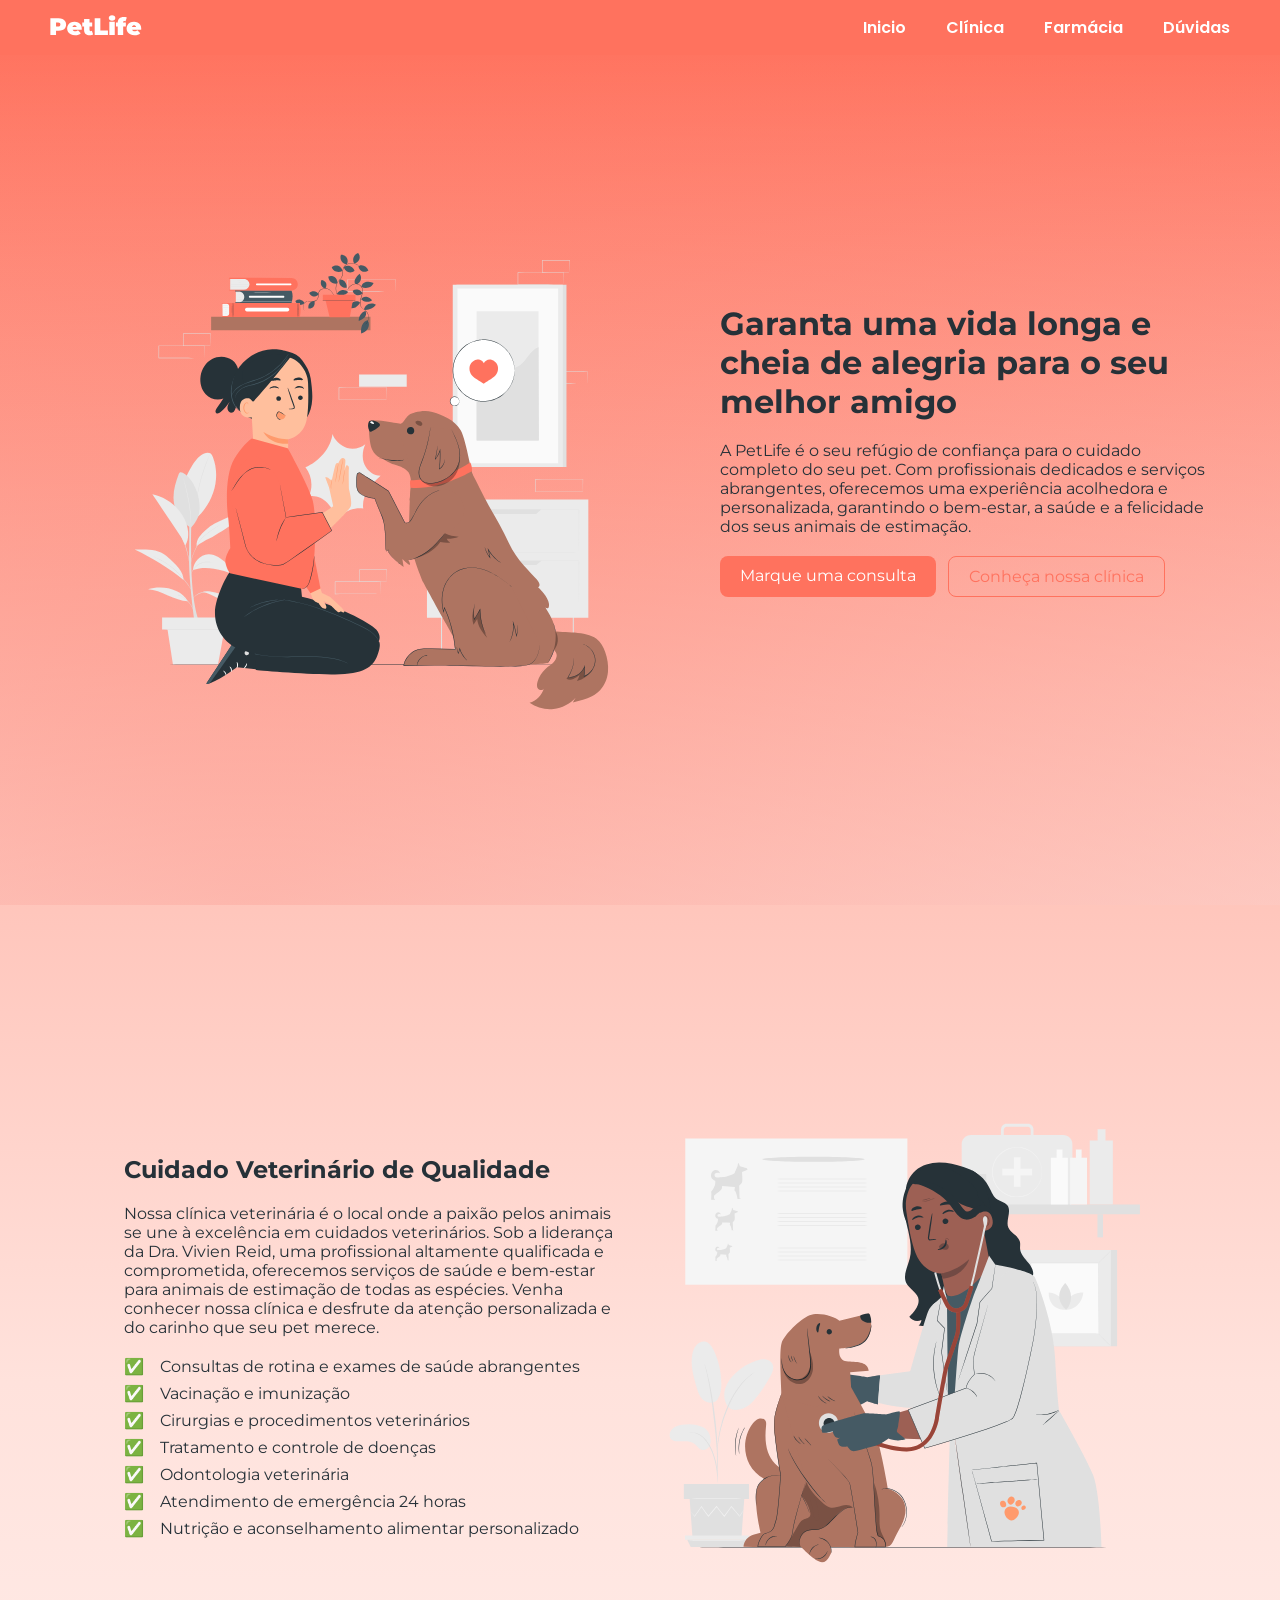
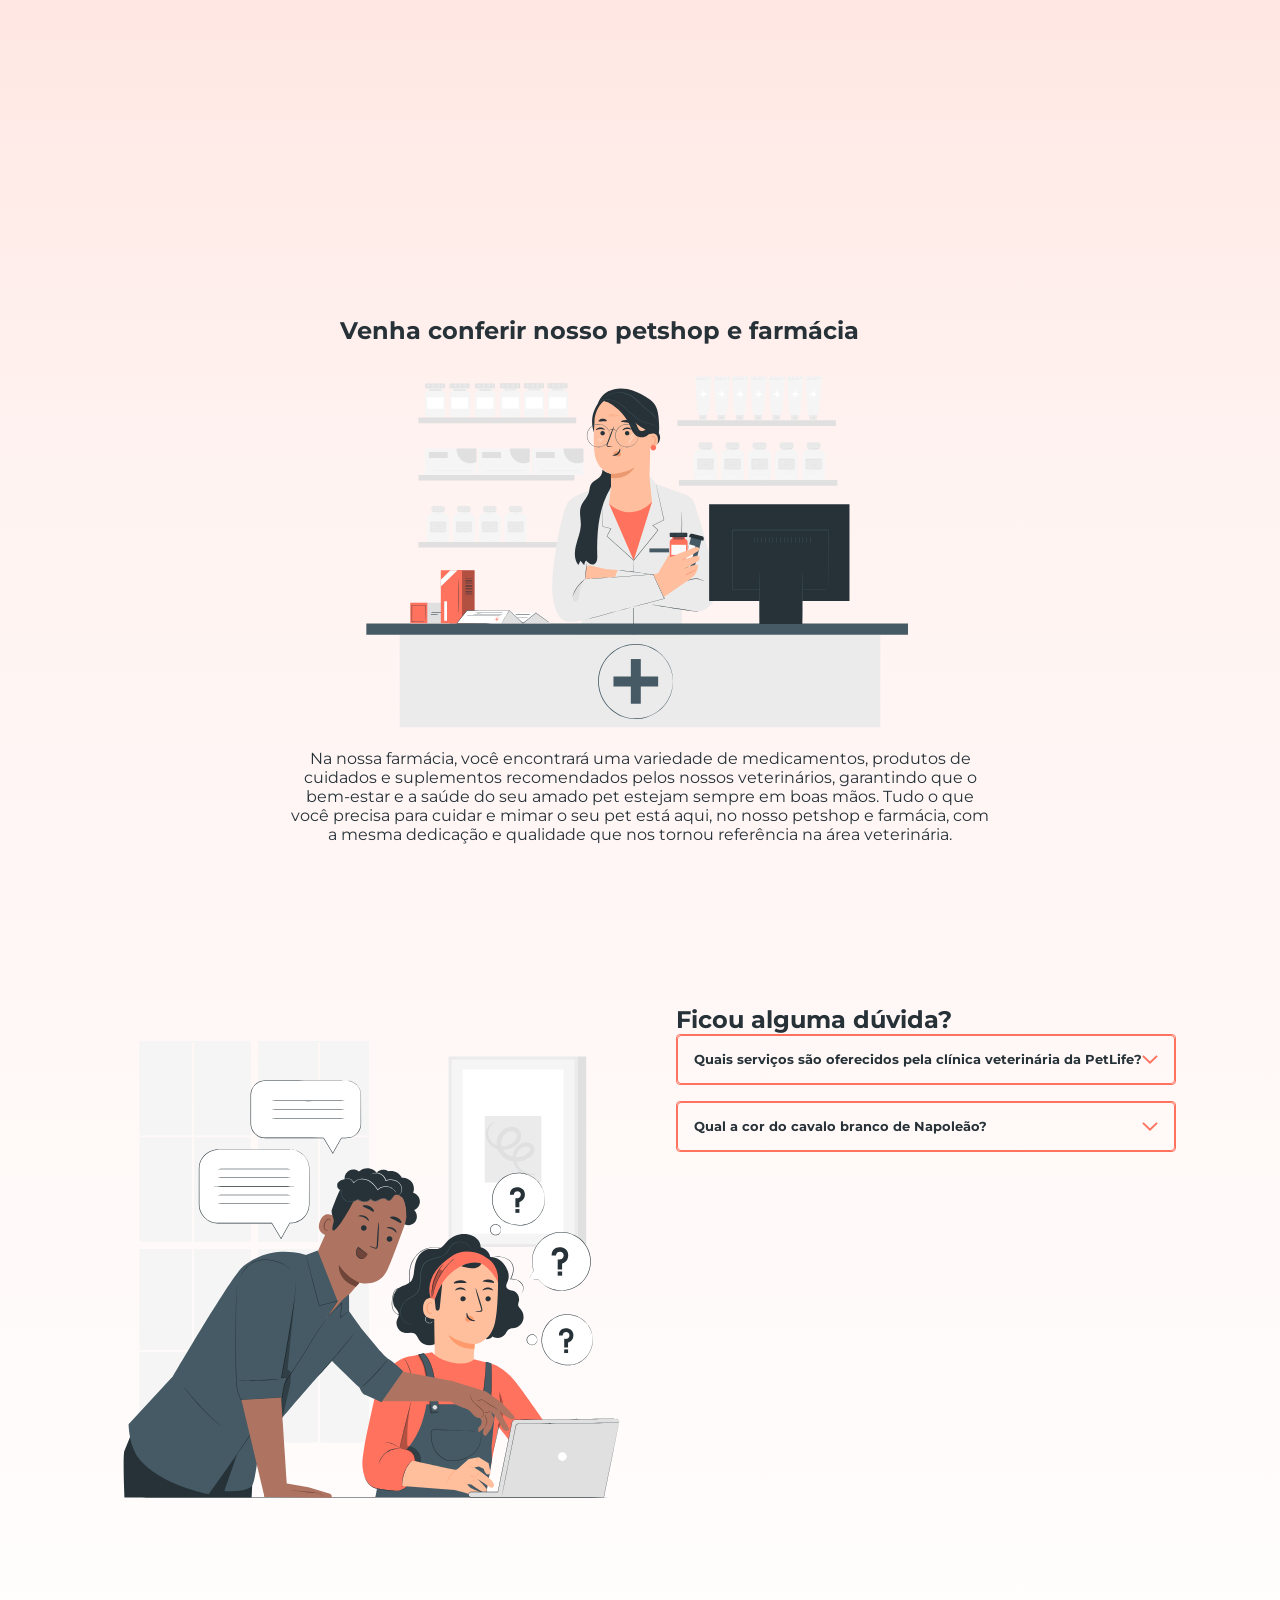
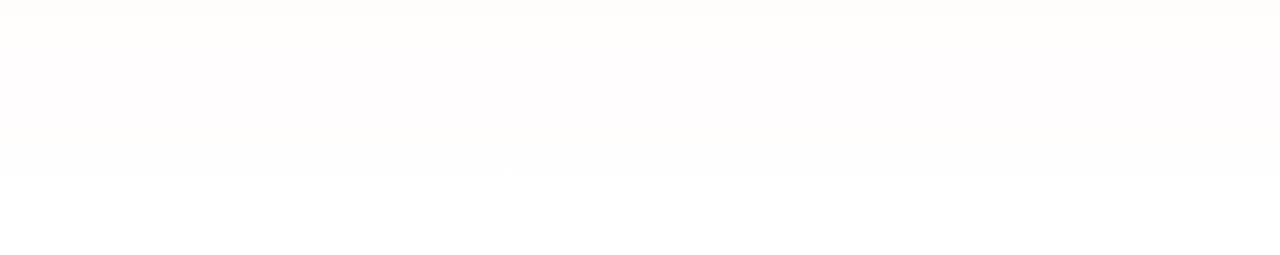
<file: index.html>
<!DOCTYPE html>
<html lang="pt-br">
<head>
    <meta charset="UTF-8">
    <meta name="viewport" content="width=device-width, initial-scale=1.0">

    <title>PetLife</title>
    
    <link rel="preconnect" href="https://fonts.googleapis.com">
    <link rel="preconnect" href="https://fonts.gstatic.com" crossorigin>
    <link href="https://fonts.googleapis.com/css2?family=Montserrat:ital,wght@0,100..900;1,100..900&family=Poppins:ital,wght@0,100;0,200;0,300;0,400;0,500;0,600;0,700;0,800;0,900;1,100;1,200;1,300;1,400;1,500;1,600;1,700;1,800;1,900&display=swap" rel="stylesheet">
    
    <link rel="shortcut icon" href="./img/patas.svg" type="image/x-icon">

    <link rel="stylesheet" href="./css/styles.css">
    <link rel="stylesheet" href="./css/home.css">
    <script defer src="./js/main.js"></script>
    
    <meta name="description" content="Garanta uma vida longa e cheia de alegria para o seu melhor amigo">
    
</head>

<body>
    <header>

        <a href="index.html">
            <img class="imagem-marca" src="./img/logo-white.svg" alt="logo petlife">
        </a>

        <input type="checkbox" id="menu-toggle">

        <label for="menu-toggle" class="menu-icon"> ☰ </label>


        <nav class="navbar">
            <ul class="nav-links">
                <li><a href="#inicio">Inicio</a></li>
                <li><a href="#clinica">Clínica</a></li>
                <li><a href="#farmacia">Farmácia</a></li>
                <li><a href="#duvidas">Dúvidas</a></li>
            </ul>
        </nav>
    </header>

    <main>

        <section class="hero-section" id="Inicio">
            <div class="container-limiter">
                <div class="texto-principal">
                    <h2>Garanta uma vida longa e cheia de alegria para o seu melhor amigo</h2>
                    <p>
                        A PetLife é o seu refúgio de confiança para o cuidado completo do
                        seu pet. Com profissionais dedicados e serviços abrangentes,
                        oferecemos uma experiência acolhedora e personalizada, garantindo
                        o bem-estar, a saúde e a felicidade dos seus animais de estimação.
                    </p>

                    <div class="botoes">
                        <a href="https://wa.me/5522987654321" class="btn-1">Marque uma consulta</a>
                        <a href="#" class="btn-2">Conheça nossa clínica</a>
                    </div>
                </div>

                <div class="banner-principal">
                    <img src="./img/start-img.svg" alt="Imagem de uma mulher brincando com um cachorro." loading="lazy">
                </div>
            </div>
        </section>
        
    <!-- Clínica -->
        <section class="clinica-section" id="clinica">

            <div class="container-limiter">

                <div class="content-text">
                    <h2>Cuidado Veterinário de Qualidade</h2>

                    <p>
                        Nossa clínica veterinária é o local onde a paixão pelos animais
                        se une à excelência em cuidados veterinários. Sob a liderança
                        da Dra. Vivien Reid, uma profissional altamente qualificada e
                        comprometida, oferecemos serviços de saúde e bem-estar para
                        animais de estimação de todas as espécies. Venha conhecer nossa
                        clínica e desfrute da atenção personalizada e do carinho que
                        seu pet merece.
                    </p>

                    <ul class="lista-servicos">
                        <li>Consultas de rotina e exames de saúde abrangentes</li>
                        <li>Vacinação e imunização</li>
                        <li>Cirurgias e procedimentos veterinários</li>
                        <li>Tratamento e controle de doenças</li>
                        <li>Odontologia veterinária</li>
                        <li>Atendimento de emergência 24 horas</li>
                        <li>Nutrição e aconselhamento alimentar personalizado</li>
                    </ul>
                </div>

                <img 
                    src="./img/clinic-img.svg" 
                    alt="Imagem de uma veterinária examinando um dog." 
                    loading="lazy"
                >

            </div>

        </section>

    <!-- Farmácia -->
        <section class="farmacia-section" id="farmacia">

            <div class="container-limiter">

                <div>
                    <h2>Venha conferir nosso petshop e farmácia</h2>
                    <img src="./img/shop-img.svg" 
                    alt="Imagem de uma atendente de farmácia veterinária."
                    loading="lazy"
                    >
                </div>

                <div class="content-text">
                    <p>
                        Na nossa farmácia, você encontrará uma variedade de medicamentos,
                        produtos de cuidados e suplementos recomendados pelos nossos
                        veterinários, garantindo que o bem-estar e a saúde do seu amado pet
                        estejam sempre em boas mãos. Tudo o que você precisa para cuidar e
                        mimar o seu pet está aqui, no nosso petshop e farmácia, com a mesma
                        dedicação e qualidade que nos tornou referência na área veterinária. 
                    </p>
                </div>

            </div>

        </section>
        
    <!-- Dúvidas -->    
        <section class="duvidas-section" id="duvidas">

            <div class="container-limiter">

                <img 
                    src="./img/faq-img.svg" 
                    alt="Imagem de uma mulher sentada na frente do computador e um homem em pé ao lado." 
                    loading="lazy"
                >

                <div class="content-text">

                    <h2>Ficou alguma dúvida?</h2>

                    <div class="duvidas-container">

                        <div class="duvida">

                            <div class="duvida-title">
                                <h3>
                                    Quais serviços são oferecidos pela clínica veterinária da PetLife?
                                </h3>

                                <img src="./img/arrow-down.svg" alt="">

                            </div>

                            <p class="resposta">
                                A clínica da PetLife oferece uma ampla gama de serviços,
                                incluindo consultas de rotina, vacinação, cirurgias,
                                tratamento de doenças, cuidados odontológicos, atendimento de
                                emergência 24 horas, programas de prevenção de pulgas,
                                carrapatos e vermes, entre outros. Nosso objetivo é fornecer
                                cuidados abrangentes e personalizados para garantir a saúde e
                                o bem-estar do seu pet.
                            </p>
                        </div>

                        <div class="duvida">
                            <div class="duvida-title">
                                <h3>
                                    Qual a cor do cavalo branco de Napoleão?
                                </h3>

                                <img src="./img/arrow-down.svg" alt="">

                            </div>

                            <p class="resposta">
                                Branco, mas ele queria ser uma girafa.
                            </p>
                        </div>

                    </div>

                </div>
            </div>
        </section>

    </main>
</body>
</html>
</file>
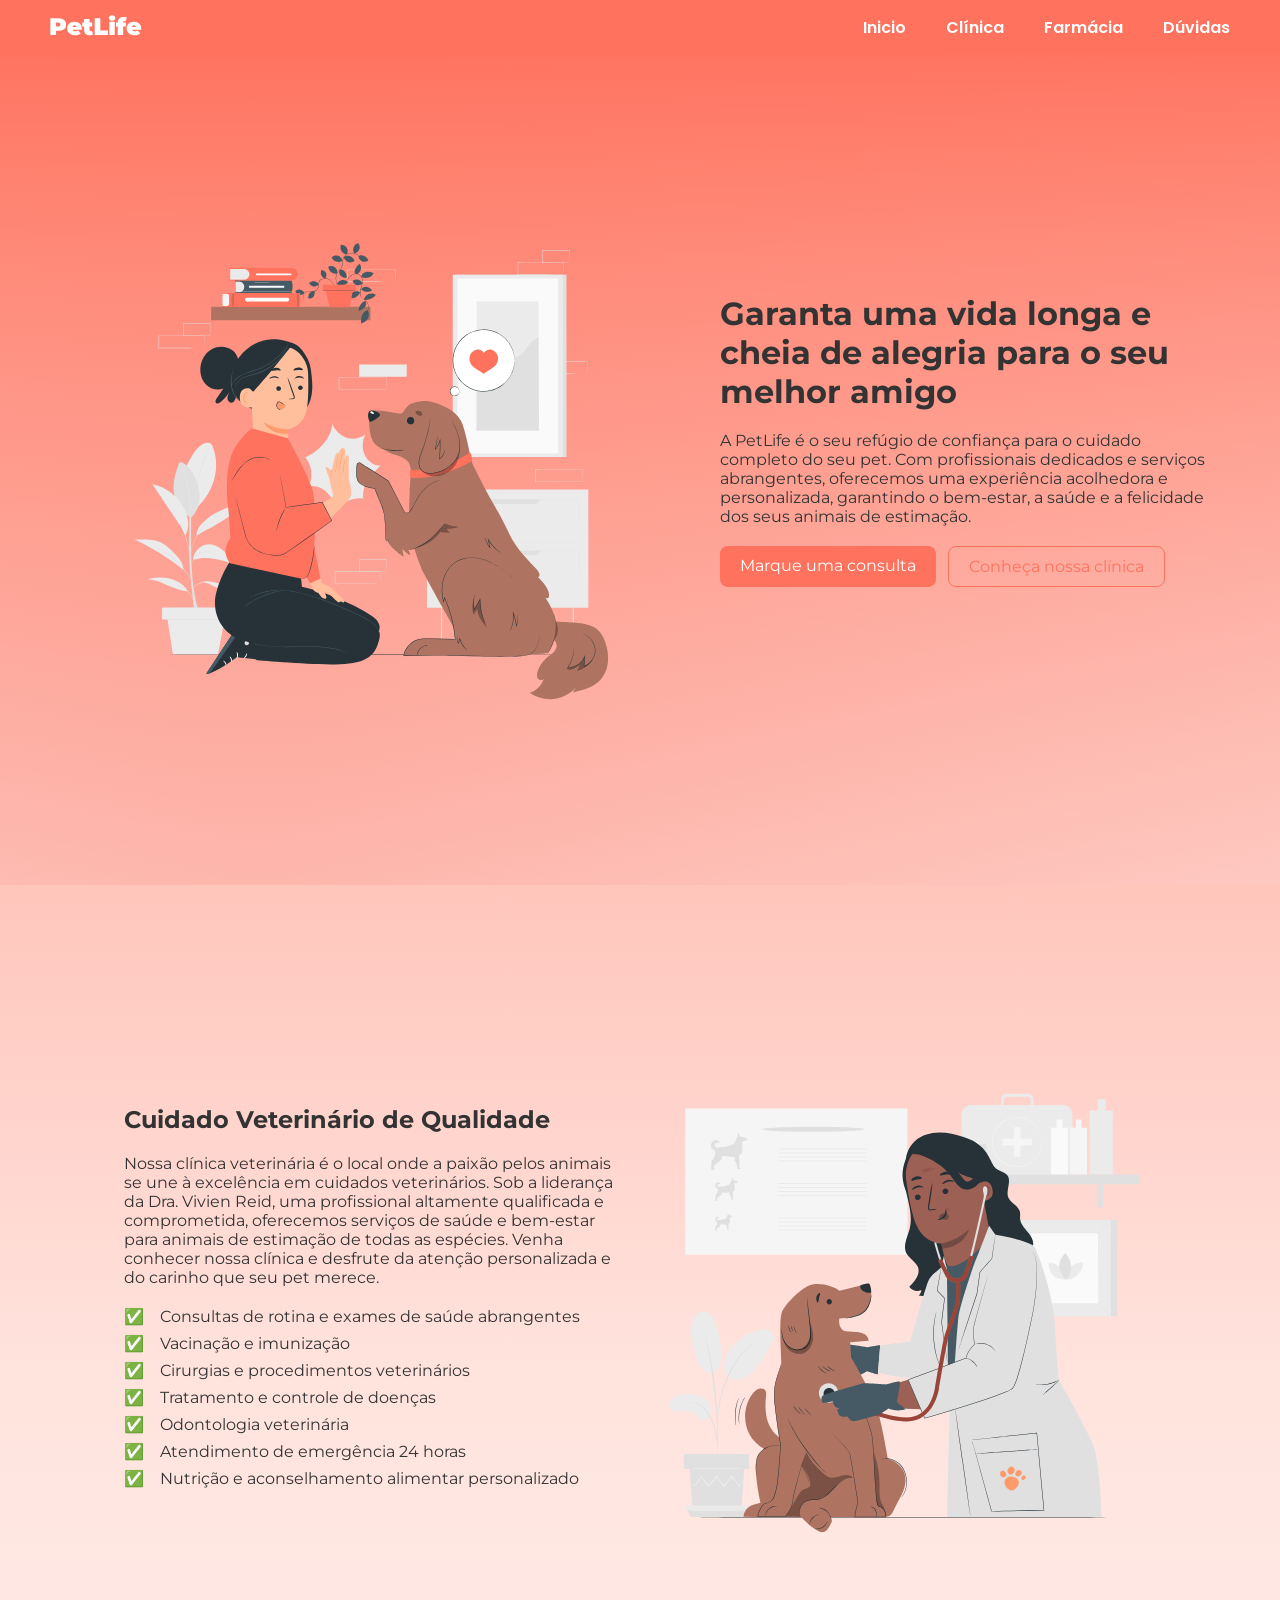
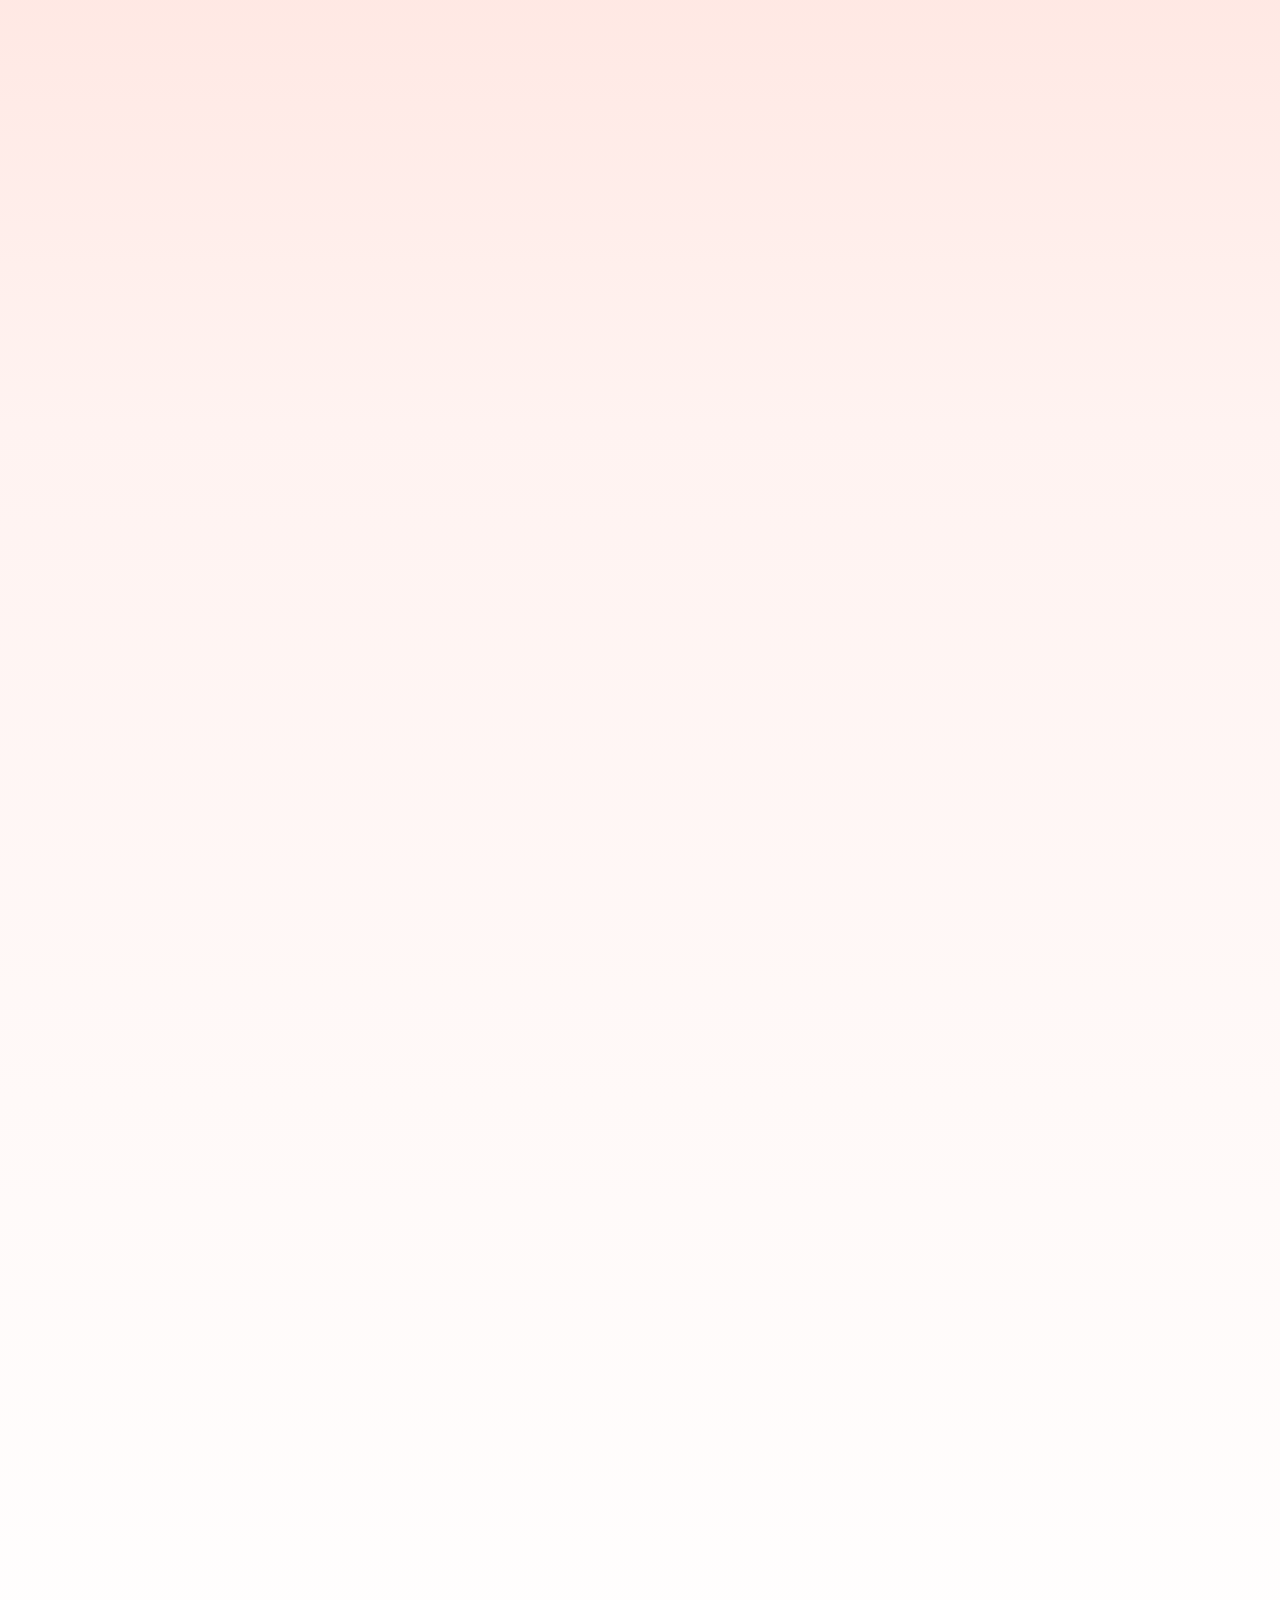
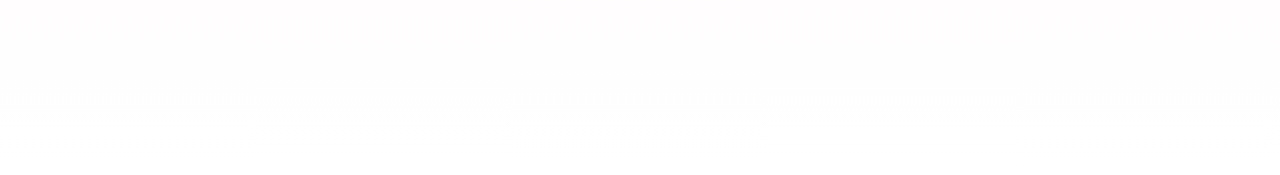
<file: petlife/index.html>
<!DOCTYPE html>
<html lang="pt-br">
<head>
    <meta charset="UTF-8">
    <meta name="viewport" content="width=device-width, initial-scale=1.0">

    <title>PetLife</title>
    
    <link rel="preconnect" href="https://fonts.googleapis.com">
    <link rel="preconnect" href="https://fonts.gstatic.com" crossorigin>
    <link href="https://fonts.googleapis.com/css2?family=Montserrat:ital,wght@0,100..900;1,100..900&family=Poppins:ital,wght@0,100;0,200;0,300;0,400;0,500;0,600;0,700;0,800;0,900;1,100;1,200;1,300;1,400;1,500;1,600;1,700;1,800;1,900&display=swap" rel="stylesheet">
    
    <link rel="shortcut icon" href="./img/patas.svg" type="image/x-icon">

    <link rel="stylesheet" href="./css/styles.css">
    <link rel="stylesheet" href="./css/home.css">
    
    <meta name="description" content="Garanta uma vida longa e cheia de alegria para o seu melhor amigo">
    
</head>

<body>
    <header>

        <a href="index.html">
            <img class="imagem-marca" src="./img/logo-white.svg" alt="logo petlife">
        </a>

        <input type="checkbox" id="menu-toggle">

        <label for="menu-toggle" class="menu-icon"> ☰ </label>


        <nav class="navbar">
            <ul class="nav-links">
                <li><a href="#">Inicio</a></li>
                <li><a href="#">Clínica</a></li>
                <li><a href="#">Farmácia</a></li>
                <li><a href="#">Dúvidas</a></li>
            </ul>
        </nav>
    </header>

    <main>

        <section class="hero-section">
            <div class="container-limiter">
                <div class="texto-principal" id="inicio">
                    <h2>Garanta uma vida longa e cheia de alegria para o seu melhor amigo</h2>
                    <p>
                        A PetLife é o seu refúgio de confiança para o cuidado completo do
                        seu pet. Com profissionais dedicados e serviços abrangentes,
                        oferecemos uma experiência acolhedora e personalizada, garantindo
                        o bem-estar, a saúde e a felicidade dos seus animais de estimação.
                    </p>

                    <div class="botoes">
                        <a href="https://wa.me/5522987654321" class="btn-1">Marque uma consulta</a>
                        <a href="#" class="btn-2">Conheça nossa clínica</a>
                    </div>
                </div>

                <div class="banner-principal">
                    <img src="./img/start-img.svg" alt="Imagem de uma mulher brincando com um cachorro." loading="lazy">
                </div>
            </div>
        </section>
        
    <!-- Clínica -->
        <section class="clinica-section" id="clinica">
            <div class="container-limiter">

                <div class="content-text">
                    <h2>Cuidado Veterinário de Qualidade</h2>

                    <p>
                        Nossa clínica veterinária é o local onde a paixão pelos animais
                        se une à excelência em cuidados veterinários. Sob a liderança
                        da Dra. Vivien Reid, uma profissional altamente qualificada e
                        comprometida, oferecemos serviços de saúde e bem-estar para
                        animais de estimação de todas as espécies. Venha conhecer nossa
                        clínica e desfrute da atenção personalizada e do carinho que
                        seu pet merece.
                    </p>

                    <ul class="lista-servicos">
                        <li>Consultas de rotina e exames de saúde abrangentes</li>
                        <li>Vacinação e imunização</li>
                        <li>Cirurgias e procedimentos veterinários</li>
                        <li>Tratamento e controle de doenças</li>
                        <li>Odontologia veterinária</li>
                        <li>Atendimento de emergência 24 horas</li>
                        <li>Nutrição e aconselhamento alimentar personalizado</li>
                    </ul>
                </div>

                <img 
                    src="./img/clinic-img.svg" 
                    alt="Imagem de uma veterinária examinando um dog." 
                    loading="lazy"
                >

            </div>
        </section>

    <!-- Farmácia -->
        <section class="farmacia-section" id="farmacia">
            <div class="container-limiter">

            </div>
        </section>
        
    <!-- Dúvidas -->    
        <section class="duvidas-section" id="duvidas">
            <div class="container-limiter">

            </div>
        </section>

    </main>
</body>
</html>
</file>
<file: css/styles.css>
:root {
  --primary-color: #ff725e; /** cor primária */
  --text-color: #263138; /** cor do texto */
  --line-height: 1.5; /** espaçamento entre linhas */
  --margin-text: 2rem; /** margem a ser aplicada em elementos de texto */
  --max-width-container: 1200px; /** largura máxima dos contêineres de conteúdo */
  --primary-color-hover: #ff4128; /** cor de elementos primários ao passar o mouse por cima */
  --border-radius: 8px; /** cantos arredondados **/
}

* {
    box-sizing: border-box;
    margin: 0;
    padding: 0;
}

body {
    font-family: "Montserrat", sans-serif;
    color: var(--text-color);

    min-height: 100vh;
     background-image: linear-gradient(
        to bottom,
        var(--primary-color) 0%,
        #ffb9ad 20%,
        #ffe2dc 40%,
        #fff3f1 60%,
        white 100%
    );
}

header {
    display: flex;
    align-items: center;
    justify-content: space-between;
    padding: 15px clamp(26px, 4vw, 50px);
    gap: clamp(10px, 2vw, 30px);

    background-color: var(--primary-color);
}

#menu-toggle {
    display: none;
}

.menu-icon {
    display: none;
    color: #fff;
    font-size: 1.1rem;
    cursor: pointer;
}

.nav-links {
    display: flex;
    align-items: center;
    gap: 40px;
    list-style: none;
}

.nav-links a {
    text-decoration: none;
    color: rgb(255, 255, 255);
    font-family: "Poppins", sans-serif;
    font-weight: 600;
    text-underline-offset: 4px;
    transition: all 0.3s;
    white-space: nowrap;
}

.nav-links a:hover {
    text-decoration: underline;
    text-underline-offset: 6px;
}

.botoes a{
    white-space: nowrap;
    border-radius: var(--border-radius);
    display: inline-block;
    padding: clamp(8px, 1.5vw, 10px) clamp(12px, 2vw, 20px);
    text-decoration: none;
    transition: all 0.3s;
}

.btn-1 {
    background-color: var(--primary-color);
    color: white;
}

.btn-2 { 
    background-color: transparent;
    color: var(--primary-color);
    border: 1px solid var(--primary-color);
}

.btn-1:hover {
    background-color: var(--primary-color-hover);
}

.btn-2:hover {
    background-color: #fff;
}

@media (max-width: 1079px) {

    .nav-links {
        flex-wrap: wrap;
        justify-content: center;
    }
}

@media (max-width: 700px) {

    header {
        position: relative;
        flex-direction: row;
        align-items: center;
    }

    .menu-icon {
        display: block;
    }

    .navbar {
        display: none;
        position: absolute;
        top: 100%;
        left: 0;
        width: 100%;
        background-color: var(--primary-color);
    }

    #menu-toggle:checked ~ .navbar {
        display: block;
}

    .nav-links {
        
        justify-content: flex-start;
        padding-bottom: 15px;
        margin-left: 25px;
          
    }
}
</file>
<file: css/home.css>
.hero-section {
    min-height: calc(100vh - 50px);

    background-size: 200% 200%;

    background-image: 
        linear-gradient(
            to bottom,
            #fcfcfc00,
            #fcfcfc55,
            #fcfcfcaa,
            #fcfcfcff
        ),
        radial-gradient(
            circle at 10%,
            #ff725e,
            transparent
        );
    animation: 4s linear infinite alternate hero-gradient;
}

.container-limiter {
    display: flex;
    align-items: center;
    justify-content: center;
    column-gap: clamp(1rem, 3vw, 2rem);

    max-width: var(--max-width-container);
    min-height: calc(100vh - 50px);
    margin: 0 auto;
    padding: 0 20px;

    flex-wrap: wrap;
}

.banner-principal {
    flex: 1 1 500px;
    display: flex;
    justify-content: center;
}

.banner-principal img{
    order: 1;
    width: 100%;
    max-width: 500px;
    height: auto;
}

.texto-principal {
    order: 2;
    display: flex;
    flex-direction: column;
    align-items: flex-start;
    gap: clamp(10px, 2vw, 20px);
    margin: -60px auto 0;
    width: 500px;
    max-width: 100%;
}

.texto-principal h2 {
    margin-top: 0;
    font-size: clamp(1.8rem, 4vw, 2rem);
    font-weight: 700;
}

.botoes {
    display: flex;
    gap: clamp(8px, 1.5vw, 12px);
    width: 100%;
    
}

/*Clinica*/

.lista-servicos li {
    list-style: none;
    margin-bottom: 0.5rem;
}

.lista-servicos li::before {
    content: "\2705";
    display: inline-block;
    margin-right: 1rem;
}

.clinica-section .container-limiter {
    display: flex;
    align-items: center;
    justify-content: center;
    gap: 2rem;
    flex-wrap: wrap;
}

.clinica-section img {
    order: 2;
    flex: 1 1 500px;
    width: 100%;
    max-width: 500px;
}

.clinica-section .content-text {
    order: 1;
    flex: 1 1 500px;
    padding-top: 40px;
    display: flex;
    flex-direction: column;
    align-items: flex-start;
    gap: clamp(10px, 2vw, 20px);
    max-width: 500px;
}

/*Farmácia*/
.farmacia-section .container-limiter {
    flex-direction: column;
}

.farmacia-section .content-text {
    text-align: center;
    width: 700px;
    max-width: 100%;
}

.farmacia-section .container-limiter img {
    width: 100%;
    max-width: 600px;
    height: auto;
}

/*Dúvidas*/
.duvidas-section .container-limiter {
    align-items: flex-start;
    justify-content: center;
}

.duvidas-container {
    display: flex;
    flex-direction: column;
    gap: 1rem;
    width: 500px;
    max-width: 100%;
}

.duvida {
    border: 1px solid var(--primary-color);
    border-radius: 4px;
}

.duvida h3, .duvida p {
    font-size: 0.8rem;
    margin: 0;
}

.duvida-title {
    display: flex;
    justify-content: space-between;
    align-items: center;
    border: 1px solid var(--primary-color);
    padding: 16px;
    border-radius: 4px;
    cursor: pointer;
}

.duvida-title img {
    width: 16px;
}

.duvida-title:hover {
    background-image: linear-gradient(to right, var(--primary-color) 0%, transparent 75%);
}

.resposta {
    padding: 0;
    height: 0;
    overflow: hidden;
    opacity: 0;
    transition: all 0.3s;
}

.duvida.ativa .resposta {
    padding: 16px;
    height: fit-content;
    opacity: 1;
}

@media (max-width: 1130px) {

    .botoes {
        justify-content: center;
    }

      .clinica-section .container-limiter {
        flex-direction: column;
    }

    .clinica-section img {
        order: 1;
    }

    .clinica-section .content-text {
        order: 2;
    }

    .duvidas-container {
    width: 100%;
    max-width: 800px;

    }
}

@media (max-width: 500px) {

    .botoes {
        flex-direction: column;
        width: 100%;
    }

    .botoes a {
        text-align: center;
    }
}

@keyframes hero-gradient {
    0% {
        background-position: 0% 25%;
    }

    25% {
        background-position: 50% 50%;
    }

    50% {
        background-position: 100% 75%;
    }

    75% {
        background-position: 50% 50%;
    }

    100% {
        background-position: 0% 25%;
    }
}
</file>
<file: petlife/css/styles.css>
:root {
  --primary-color: #ff725e; /** cor primária */
  --text-color: #263138; /** cor do texto */
  --line-height: 1.5; /** espaçamento entre linhas */
  --margin-text: 2rem; /** margem a ser aplicada em elementos de texto */
  --max-width-container: 1200px; /** largura máxima dos contêineres de conteúdo */
  --primary-color-hover: #ff4128; /** cor de elementos primários ao passar o mouse por cima */
  --border-radius: 8px; /** cantos arredondados **/
}

* {
    box-sizing: border-box;
    margin: 0;
    padding: 0;
}

body {
    font-family: "Montserrat", sans-serif;
    color: var(--text-color);

    min-height: 100vh;
     background-image: linear-gradient(
        to bottom,
        var(--primary-color) 0%,
        #ffb9ad 20%,
        #ffe2dc 40%,
        #fff3f1 60%,
        white 100%
    );
}

header {
    display: flex;
    align-items: center;
    justify-content: space-between;
    padding: 15px clamp(26px, 4vw, 50px);
    gap: clamp(10px, 2vw, 30px);

    background-color: var(--primary-color);
}

#menu-toggle {
    display: none;
}

.menu-icon {
    display: none;
    color: #fff;
    font-size: 1.1rem;
    cursor: pointer;
}

.nav-links {
    display: flex;
    align-items: center;
    gap: 40px;
    list-style: none;
}

.nav-links a {
    text-decoration: none;
    color: rgb(255, 255, 255);
    font-family: "Poppins", sans-serif;
    font-weight: 600;
    text-underline-offset: 4px;
    transition: all 0.3s;
    white-space: nowrap;
}

.nav-links a:hover {
    text-decoration: underline;
    text-underline-offset: 6px;
}

.botoes a{
    white-space: nowrap;
    border-radius: var(--border-radius);
    display: inline-block;
    padding: clamp(8px, 1.5vw, 10px) clamp(12px, 2vw, 20px);
    text-decoration: none;
    transition: all 0.3s;
}

.btn-1 {
    background-color: var(--primary-color);
    color: white;
}

.btn-2 { 
    background-color: transparent;
    color: var(--primary-color);
    border: 1px solid var(--primary-color);
}

.btn-1:hover {
    background-color: var(--primary-color-hover);
}

.btn-2:hover {
    background-color: #fff;
}

@media (max-width: 1079px) {

    .nav-links {
        flex-wrap: wrap;
        justify-content: center;
    }
}

@media (max-width: 700px) {

    header {
        position: relative;
        flex-direction: row;
        align-items: center;
    }

    .menu-icon {
        display: block;
    }

    .navbar {
        display: none;
        position: absolute;
        top: 100%;
        left: 0;
        width: 100%;
        background-color: var(--primary-color);
    }

    #menu-toggle:checked ~ .navbar {
        display: block;
}

    .nav-links {
        
        justify-content: flex-start;
        padding-bottom: 15px;
        margin-left: 25px;
          
    }
}
</file>
<file: petlife/css/home.css>
.hero-section {
    min-height: calc(100vh - 70px);

    background-size: 200% 200%;

    background-image: 
        linear-gradient(
            to bottom,
            #fcfcfc00,
            #fcfcfc55,
            #fcfcfcaa,
            #fcfcfcff
        ),
        radial-gradient(
            circle at 10%,
            #ff725e,
            transparent
        );
    animation: 4s linear infinite alternate hero-gradient;
}

.container-limiter {
    display: flex;
    align-items: center;
    justify-content: center;
    column-gap: clamp(1rem, 3vw, 2rem);

    max-width: var(--max-width-container);
    min-height: calc(100vh - 70px);
    margin: 0 auto;
    padding: 0 20px;

    flex-wrap: wrap;
}

.banner-principal {
    flex: 1 1 500px;
    display: flex;
    justify-content: center;
}

.banner-principal img{
    order: 1;
    width: 100%;
    max-width: 500px;
    height: auto;
}

.texto-principal {
    order: 2;
    display: flex;
    flex-direction: column;
    align-items: flex-start;
    gap: clamp(10px, 2vw, 20px);
    margin: -60px auto 0;
    font-family: "Montserrat", sans-serif;
    font-weight: 400;
    color: #333;
    width: 500px;
    max-width: 100%;
}

.texto-principal h2 {
    margin-top: 0;
    font-size: clamp(1.8rem, 4vw, 2rem);
    font-weight: 700;
}

.botoes {
    display: flex;
    gap: clamp(8px, 1.5vw, 12px);
    width: 100%;
    
}

/*Clinica*/

.lista-servicos li {
    list-style: none;
    margin-bottom: 0.5rem;
}

.lista-servicos li::before {
    content: "\2705";
    display: inline-block;
    margin-right: 1rem;
}

.clinica-section .container-limiter {
    display: flex;
    align-items: center;
    flex-wrap: wrap;
    gap: 2rem;
}

.clinica-section img {
    order: 2;
    width: 500px;
}

.clinica-section .content-text {
    order: 1;
    gap: clamp(10px, 2vw, 20px);
    display: flex;
    flex-direction: column;
    align-items: flex-start;
    font-family: "Montserrat", sans-serif;
    font-weight: 400;
    color: #333;
    width: 500px;
    max-width: 100%;
}

@media (max-width: 1079px) {

    .botoes {
        justify-content: center;
    }

    .clinica-section .container-limiter {
        flex-direction: column;
    }

    .clinica-section img {
        order: 1;
    }

    .clinica-section .content-text {
        order: 2;
    }

}

@media (max-width: 500px) {

    .botoes {
        flex-direction: column;
        width: 100%;
    }

    .botoes a {
        text-align: center;
    }
}

@keyframes hero-gradient {
    0% {
        background-position: 0% 25%;
    }

    25% {
        background-position: 50% 50%;
    }

    50% {
        background-position: 100% 75%;
    }

    75% {
        background-position: 50% 50%;
    }

    100% {
        background-position: 0% 25%;
    }
}
</file>
